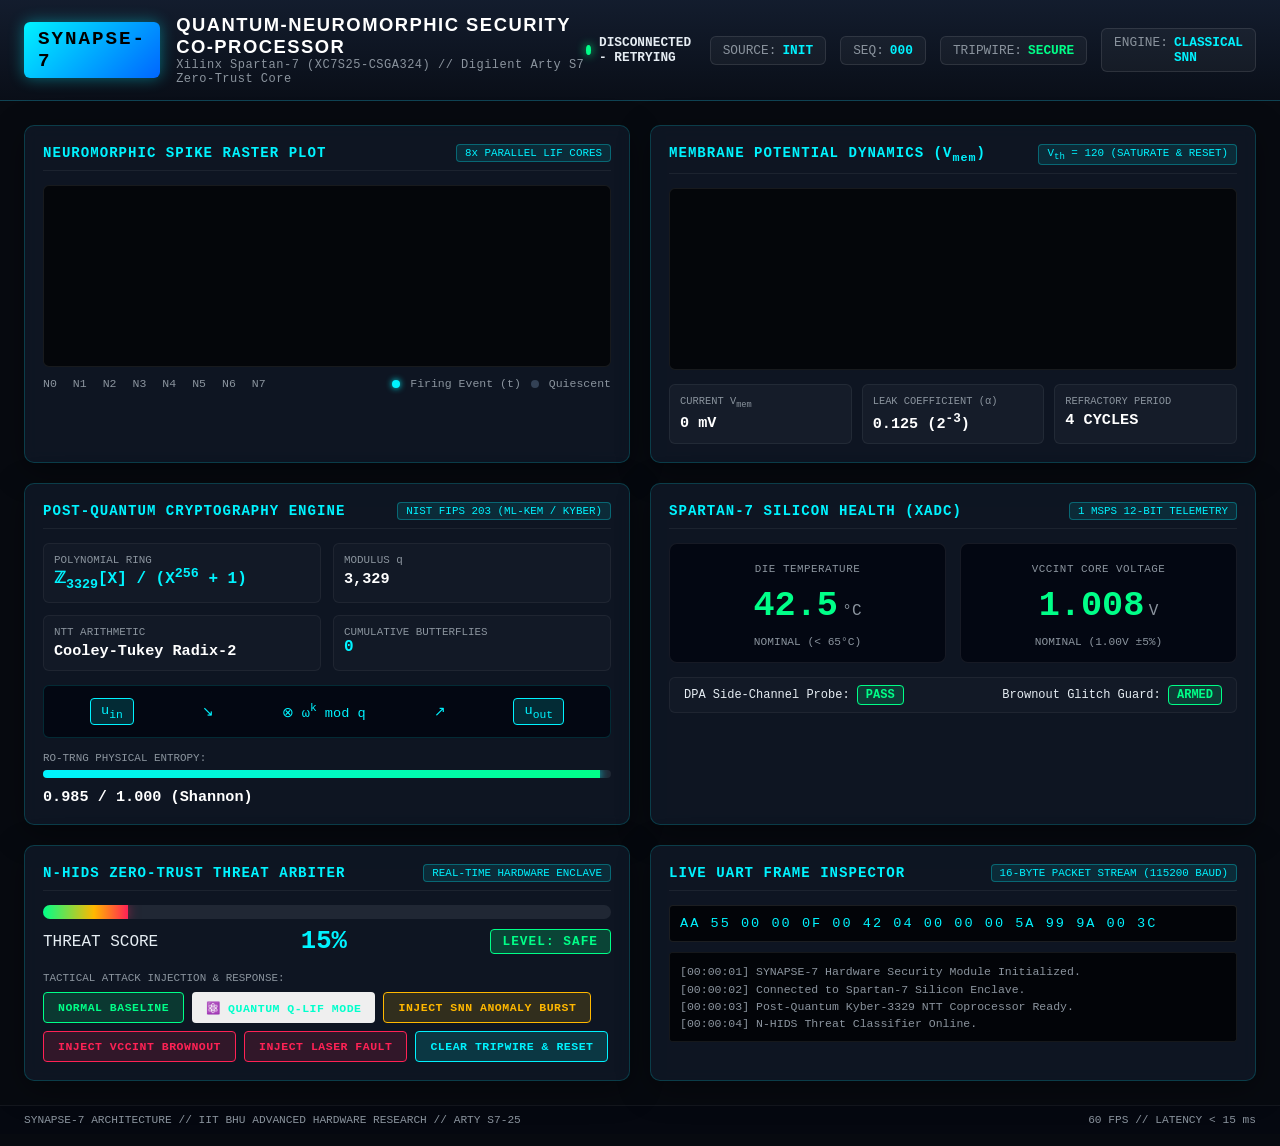
<file: visualizer/static/index.html>
<!DOCTYPE html>
<html lang="en">
<head>
    <meta charset="UTF-8">
    <meta name="viewport" content="width=device-width, initial-scale=1.0">
    <title>SYNAPSE-7 // Quantum-Neuromorphic Hardware Telemetry HUD</title>
    <link rel="stylesheet" href="css/dashboard.css">
</head>
<body>
    <!-- Top System Header Bar -->
    <header class="system-header">
        <div class="header-left">
            <div class="logo-badge">SYNAPSE-7</div>
            <div class="header-title">
                <h1>QUANTUM-NEUROMORPHIC SECURITY CO-PROCESSOR</h1>
                <p>Xilinx Spartan-7 (XC7S25-CSGA324) // Digilent Arty S7 Zero-Trust Core</p>
            </div>
        </div>
        <div class="header-right">
            <div class="status-indicator">
                <span class="pulse-dot active" id="conn-dot"></span>
                <span id="conn-status">CONNECTING...</span>
            </div>
            <div class="metric-chip">
                <span class="chip-label">SOURCE:</span>
                <span class="chip-val" id="source-val">INIT</span>
            </div>
            <div class="metric-chip">
                <span class="chip-label">SEQ:</span>
                <span class="chip-val" id="seq-val">000</span>
            </div>
            <div class="metric-chip">
                <span class="chip-label">TRIPWIRE:</span>
                <span class="chip-val trip-safe" id="tripwire-badge">SECURE</span>
            </div>
            <div class="metric-chip">
                <span class="chip-label">ENGINE:</span>
                <span class="chip-val" id="engine-badge" style="color: var(--accent-cyan);">CLASSICAL SNN</span>
            </div>
        </div>
    </header>

    <!-- Main Dashboard Grid -->
    <main class="dashboard-grid">
        
        <!-- Panel 1: SNN Spike Raster Matrix -->
        <section class="card raster-card">
            <div class="card-header">
                <h2>NEUROMORPHIC SPIKE RASTER PLOT</h2>
                <span class="tag">8x PARALLEL LIF CORES</span>
            </div>
            <div class="canvas-container">
                <canvas id="rasterCanvas" width="560" height="200"></canvas>
            </div>
            <div class="card-footer">
                <div class="channel-labels">
                    <span>N0</span><span>N1</span><span>N2</span><span>N3</span>
                    <span>N4</span><span>N5</span><span>N6</span><span>N7</span>
                </div>
                <div class="footer-legend">
                    <span class="legend-dot spike-color"></span> Firing Event (t)
                    <span class="legend-dot leak-color"></span> Quiescent
                </div>
            </div>
        </section>

        <!-- Panel 2: LIF Neuron 0 Membrane Potential -->
        <section class="card vmem-card">
            <div class="card-header">
                <h2>MEMBRANE POTENTIAL DYNAMICS (V<sub>mem</sub>)</h2>
                <span class="tag">V<sub>th</sub> = 120 (SATURATE & RESET)</span>
            </div>
            <div class="canvas-container">
                <canvas id="vmemCanvas" width="560" height="200"></canvas>
            </div>
            <div class="vmem-metrics">
                <div class="metric-box">
                    <span class="label">CURRENT V<sub>mem</sub></span>
                    <span class="value" id="vmem-val">0 mV</span>
                </div>
                <div class="metric-box">
                    <span class="label">LEAK COEFFICIENT (&alpha;)</span>
                    <span class="value">0.125 (2<sup>-3</sup>)</span>
                </div>
                <div class="metric-box">
                    <span class="label">REFRACTORY PERIOD</span>
                    <span class="value">4 CYCLES</span>
                </div>
            </div>
        </section>

        <!-- Panel 3: Post-Quantum NTT Accelerator -->
        <section class="card pqc-card">
            <div class="card-header">
                <h2>POST-QUANTUM CRYPTOGRAPHY ENGINE</h2>
                <span class="tag">NIST FIPS 203 (ML-KEM / KYBER)</span>
            </div>
            <div class="pqc-body">
                <div class="pqc-stats">
                    <div class="stat-group">
                        <span class="stat-label">POLYNOMIAL RING</span>
                        <span class="stat-highlight">&Zopf;<sub>3329</sub>[X] / (X<sup>256</sup> + 1)</span>
                    </div>
                    <div class="stat-group">
                        <span class="stat-label">MODULUS q</span>
                        <span class="stat-val">3,329</span>
                    </div>
                    <div class="stat-group">
                        <span class="stat-label">NTT ARITHMETIC</span>
                        <span class="stat-val">Cooley-Tukey Radix-2</span>
                    </div>
                    <div class="stat-group">
                        <span class="stat-label">CUMULATIVE BUTTERFLIES</span>
                        <span class="stat-highlight" id="pqc-cycles-val">0</span>
                    </div>
                </div>
                <div class="butterfly-visualizer">
                    <div class="butterfly-node">u<sub>in</sub></div>
                    <div class="butterfly-arrow">&searr;</div>
                    <div class="butterfly-mult">&otimes; &omega;<sup>k</sup> mod q</div>
                    <div class="butterfly-arrow">&nearr;</div>
                    <div class="butterfly-node">u<sub>out</sub></div>
                </div>
                <div class="pqc-entropy">
                    <span class="stat-label">RO-TRNG PHYSICAL ENTROPY:</span>
                    <div class="entropy-bar-track">
                        <div class="entropy-bar-fill" id="entropy-bar" style="width: 98%;"></div>
                    </div>
                    <span class="stat-val" id="entropy-val">0.985 / 1.000 (Shannon)</span>
                </div>
            </div>
        </section>

        <!-- Panel 4: Physical Silicon Health & Side-Channel Monitor -->
        <section class="card xadc-card">
            <div class="card-header">
                <h2>SPARTAN-7 SILICON HEALTH (XADC)</h2>
                <span class="tag">1 MSPS 12-BIT TELEMETRY</span>
            </div>
            <div class="xadc-grid">
                <div class="gauge-box">
                    <span class="gauge-title">DIE TEMPERATURE</span>
                    <div class="gauge-display" id="temp-gauge">
                        <span class="gauge-num" id="temp-val">42.5</span>
                        <span class="gauge-unit">&deg;C</span>
                    </div>
                    <div class="gauge-sub" id="temp-status">NOMINAL (< 65&deg;C)</div>
                </div>
                <div class="gauge-box">
                    <span class="gauge-title">VCCINT CORE VOLTAGE</span>
                    <div class="gauge-display" id="vcc-gauge">
                        <span class="gauge-num" id="vcc-val">1.008</span>
                        <span class="gauge-unit">V</span>
                    </div>
                    <div class="gauge-sub" id="vcc-status">NOMINAL (1.00V &plusmn;5%)</div>
                </div>
            </div>
            <div class="sidechannel-audit">
                <div class="audit-item">
                    <span>DPA Side-Channel Probe:</span>
                    <span class="badge badge-pass" id="dpa-badge">PASS</span>
                </div>
                <div class="audit-item">
                    <span>Brownout Glitch Guard:</span>
                    <span class="badge badge-pass" id="glitch-badge">ARMED</span>
                </div>
            </div>
        </section>

        <!-- Panel 5: N-HIDS Threat Arbiter & Tripwire Cockpit -->
        <section class="card threat-card">
            <div class="card-header">
                <h2>N-HIDS ZERO-TRUST THREAT ARBITER</h2>
                <span class="tag">REAL-TIME HARDWARE ENCLAVE</span>
            </div>
            <div class="threat-cockpit">
                <div class="threat-meter-container">
                    <div class="threat-meter-bar">
                        <div class="threat-meter-fill" id="threat-fill" style="width: 15%;"></div>
                    </div>
                    <div class="threat-score-box">
                        <span class="score-label">THREAT SCORE</span>
                        <span class="score-num" id="threat-score-val">15%</span>
                        <span class="threat-badge safe" id="threat-level-badge">LEVEL: SAFE</span>
                    </div>
                </div>

                <!-- Live Attack Emulation Triggers -->
                <div class="threat-controls">
                    <span class="control-legend">TACTICAL ATTACK INJECTION & RESPONSE:</span>
                    <div class="button-group">
                        <button class="btn btn-normal" onclick="setMode('NORMAL')">NORMAL BASELINE</button>
                        <button class="btn btn-quantum" onclick="setMode('QUANTUM_MODE')" style="border-color: #00ffcc; color: #00ffcc;">⚛️ QUANTUM Q-LIF MODE</button>
                        <button class="btn btn-attack" onclick="setMode('PACKET_BURST')">INJECT SNN ANOMALY BURST</button>
                        <button class="btn btn-glitch" onclick="setMode('VOLTAGE_GLITCH')">INJECT VCCINT BROWNOUT</button>
                        <button class="btn btn-laser"  onclick="setMode('THERMAL_FAULT')">INJECT LASER FAULT</button>
                        <button class="btn btn-reset"  onclick="clearTripwire()">CLEAR TRIPWIRE & RESET</button>
                    </div>
                </div>
            </div>
        </section>

        <!-- Panel 6: Live Hex Telemetry & Diagnostic Feed -->
        <section class="card diag-card">
            <div class="card-header">
                <h2>LIVE UART FRAME INSPECTOR</h2>
                <span class="tag">16-BYTE PACKET STREAM (115200 BAUD)</span>
            </div>
            <div class="diag-body">
                <div class="hex-dump" id="hexDump">
                    AA 55 00 00 0F 00 42 04 00 00 00 5A 99 9A 00 3C
                </div>
                <div class="diag-terminal" id="terminalLog">
                    [00:00:01] SYNAPSE-7 Hardware Security Module Initialized.<br>
                    [00:00:02] Connected to Spartan-7 Silicon Enclave.<br>
                    [00:00:03] Post-Quantum Kyber-3329 NTT Coprocessor Ready.<br>
                    [00:00:04] N-HIDS Threat Classifier Online.
                </div>
            </div>
        </section>

    </main>

    <footer class="system-footer">
        <div>SYNAPSE-7 ARCHITECTURE // IIT BHU ADVANCED HARDWARE RESEARCH // ARTY S7-25</div>
        <div id="fps-counter">60 FPS // LATENCY &lt; 15 ms</div>
    </footer>

    <script src="js/app.js"></script>
</body>
</html>
</file>
<file: visualizer/static/css/dashboard.css>
/* ==========================================================================
   SYNAPSE-7 HUD STYLING
   High-Tech Cyber-Defense & FPGA Telemetry Dashboard
   ========================================================================== */

:root {
    --bg-primary: #070a10;
    --bg-card: rgba(16, 24, 38, 0.85);
    --bg-card-border: rgba(0, 243, 255, 0.18);
    --text-primary: #e6edf3;
    --text-muted: #8b949e;
    --accent-cyan: #00f3ff;
    --accent-green: #00ff88;
    --accent-amber: #ffb800;
    --accent-red: #ff2255;
    --font-mono: 'Consolas', 'Fira Code', 'Roboto Mono', monospace;
}

* {
    box-sizing: border-box;
    margin: 0;
    padding: 0;
}

body {
    background-color: var(--bg-primary);
    color: var(--text-primary);
    font-family: -apple-system, BlinkMacSystemFont, 'Segoe UI', Roboto, Helvetica, Arial, sans-serif;
    min-height: 100vh;
    display: flex;
    flex-direction: column;
    overflow-x: hidden;
}

/* System Header */
.system-header {
    background: linear-gradient(180deg, rgba(20, 30, 48, 0.95) 0%, rgba(10, 15, 25, 0.95) 100%);
    border-bottom: 1px solid var(--bg-card-border);
    padding: 14px 24px;
    display: flex;
    justify-content: space-between;
    align-items: center;
    backdrop-filter: blur(10px);
}

.header-left {
    display: flex;
    align-items: center;
    gap: 16px;
}

.logo-badge {
    background: linear-gradient(135deg, #00f3ff 0%, #0066ff 100%);
    color: #000;
    font-family: var(--font-mono);
    font-weight: 900;
    font-size: 1.2rem;
    padding: 6px 14px;
    border-radius: 6px;
    letter-spacing: 2px;
    box-shadow: 0 0 15px rgba(0, 243, 255, 0.4);
}

.header-title h1 {
    font-size: 1.15rem;
    letter-spacing: 1.5px;
    color: #fff;
    font-weight: 700;
}

.header-title p {
    font-size: 0.75rem;
    color: var(--text-muted);
    font-family: var(--font-mono);
    letter-spacing: 0.5px;
}

.header-right {
    display: flex;
    align-items: center;
    gap: 14px;
}

.status-indicator {
    display: flex;
    align-items: center;
    gap: 8px;
    font-family: var(--font-mono);
    font-size: 0.8rem;
    font-weight: 600;
}

.pulse-dot {
    width: 10px;
    height: 10px;
    border-radius: 50%;
    background-color: var(--accent-green);
    box-shadow: 0 0 10px var(--accent-green);
    animation: pulse 1.5s infinite;
}

@keyframes pulse {
    0% { transform: scale(0.95); opacity: 0.7; }
    50% { transform: scale(1.2); opacity: 1; }
    100% { transform: scale(0.95); opacity: 0.7; }
}

.metric-chip {
    background: rgba(255, 255, 255, 0.04);
    border: 1px solid rgba(255, 255, 255, 0.1);
    padding: 6px 12px;
    border-radius: 6px;
    font-family: var(--font-mono);
    font-size: 0.8rem;
    display: flex;
    gap: 6px;
}

.chip-label {
    color: var(--text-muted);
}

.chip-val {
    color: var(--accent-cyan);
    font-weight: bold;
}

.trip-safe {
    color: var(--accent-green) !important;
}

.trip-danger {
    color: var(--accent-red) !important;
    text-shadow: 0 0 8px var(--accent-red);
}

/* Dashboard Grid */
.dashboard-grid {
    flex: 1;
    display: grid;
    grid-template-columns: repeat(auto-fit, minmax(460px, 1fr));
    gap: 20px;
    padding: 24px;
}

/* Glassmorphic Cards */
.card {
    background: var(--bg-card);
    border: 1px solid var(--bg-card-border);
    border-radius: 10px;
    padding: 18px;
    display: flex;
    flex-direction: column;
    box-shadow: 0 8px 32px rgba(0, 0, 0, 0.37);
    backdrop-filter: blur(8px);
    transition: border-color 0.2s ease;
}

.card:hover {
    border-color: rgba(0, 243, 255, 0.4);
}

.card-header {
    display: flex;
    justify-content: space-between;
    align-items: center;
    margin-bottom: 14px;
    border-bottom: 1px solid rgba(255, 255, 255, 0.06);
    padding-bottom: 8px;
}

.card-header h2 {
    font-size: 0.88rem;
    font-family: var(--font-mono);
    letter-spacing: 1px;
    color: var(--accent-cyan);
}

.tag {
    font-size: 0.68rem;
    font-family: var(--font-mono);
    background: rgba(0, 243, 255, 0.1);
    color: var(--accent-cyan);
    padding: 2px 8px;
    border-radius: 4px;
    border: 1px solid rgba(0, 243, 255, 0.3);
}

.canvas-container {
    background: #04060a;
    border-radius: 6px;
    border: 1px solid rgba(255, 255, 255, 0.08);
    overflow: hidden;
    position: relative;
}

canvas {
    width: 100%;
    height: 180px;
    display: block;
}

.card-footer {
    display: flex;
    justify-content: space-between;
    margin-top: 10px;
    font-family: var(--font-mono);
    font-size: 0.72rem;
    color: var(--text-muted);
}

.channel-labels {
    display: flex;
    gap: 16px;
}

.footer-legend {
    display: flex;
    align-items: center;
    gap: 10px;
}

.legend-dot {
    width: 8px;
    height: 8px;
    border-radius: 50%;
    display: inline-block;
}

.spike-color {
    background: var(--accent-cyan);
    box-shadow: 0 0 6px var(--accent-cyan);
}

.leak-color {
    background: #334155;
}

/* Vmem Metrics */
.vmem-metrics {
    display: grid;
    grid-template-columns: repeat(3, 1fr);
    gap: 10px;
    margin-top: 14px;
}

.metric-box {
    background: rgba(255, 255, 255, 0.03);
    border: 1px solid rgba(255, 255, 255, 0.06);
    padding: 10px;
    border-radius: 6px;
    display: flex;
    flex-direction: column;
}

.metric-box .label {
    font-size: 0.65rem;
    color: var(--text-muted);
    font-family: var(--font-mono);
}

.metric-box .value {
    font-size: 0.95rem;
    font-weight: bold;
    color: #fff;
    margin-top: 4px;
    font-family: var(--font-mono);
}

/* PQC Body */
.pqc-body {
    display: flex;
    flex-direction: column;
    gap: 14px;
}

.pqc-stats {
    display: grid;
    grid-template-columns: repeat(2, 1fr);
    gap: 12px;
}

.stat-group {
    background: rgba(255, 255, 255, 0.02);
    border: 1px solid rgba(255, 255, 255, 0.05);
    padding: 10px;
    border-radius: 6px;
    display: flex;
    flex-direction: column;
}

.stat-label {
    font-size: 0.68rem;
    color: var(--text-muted);
    font-family: var(--font-mono);
}

.stat-val {
    font-size: 0.95rem;
    font-weight: 600;
    margin-top: 4px;
    color: #fff;
    font-family: var(--font-mono);
}

.stat-highlight {
    font-size: 1rem;
    font-weight: bold;
    color: var(--accent-cyan);
    font-family: var(--font-mono);
}

.butterfly-visualizer {
    background: #030712;
    border: 1px solid rgba(0, 243, 255, 0.15);
    border-radius: 6px;
    padding: 12px;
    display: flex;
    justify-content: space-around;
    align-items: center;
    font-family: var(--font-mono);
    color: var(--accent-cyan);
    font-size: 0.85rem;
}

.butterfly-node {
    background: rgba(0, 243, 255, 0.15);
    padding: 4px 10px;
    border-radius: 4px;
    border: 1px solid var(--accent-cyan);
}

.pqc-entropy {
    display: flex;
    flex-direction: column;
    gap: 6px;
}

.entropy-bar-track {
    height: 8px;
    background: rgba(255, 255, 255, 0.08);
    border-radius: 4px;
    overflow: hidden;
}

.entropy-bar-fill {
    height: 100%;
    background: linear-gradient(90deg, #00f3ff, #00ff88);
    box-shadow: 0 0 10px var(--accent-cyan);
    transition: width 0.3s ease;
}

/* XADC Silicon Health */
.xadc-grid {
    display: grid;
    grid-template-columns: 1fr 1fr;
    gap: 14px;
    margin-bottom: 14px;
}

.gauge-box {
    background: #030712;
    border: 1px solid rgba(255, 255, 255, 0.08);
    border-radius: 8px;
    padding: 14px;
    text-align: center;
}

.gauge-title {
    font-size: 0.68rem;
    color: var(--text-muted);
    font-family: var(--font-mono);
    letter-spacing: 0.5px;
}

.gauge-display {
    margin: 10px 0;
}

.gauge-num {
    font-size: 2.2rem;
    font-family: var(--font-mono);
    font-weight: 900;
    color: var(--accent-green);
}

.gauge-unit {
    font-size: 1rem;
    color: var(--text-muted);
    font-family: var(--font-mono);
}

.gauge-sub {
    font-size: 0.7rem;
    font-family: var(--font-mono);
    color: var(--text-muted);
}

.sidechannel-audit {
    display: flex;
    justify-content: space-between;
    background: rgba(255, 255, 255, 0.02);
    border: 1px solid rgba(255, 255, 255, 0.05);
    padding: 10px 14px;
    border-radius: 6px;
    font-family: var(--font-mono);
    font-size: 0.75rem;
}

.badge {
    padding: 2px 8px;
    border-radius: 4px;
    font-weight: bold;
}

.badge-pass {
    background: rgba(0, 255, 136, 0.15);
    color: var(--accent-green);
    border: 1px solid var(--accent-green);
}

/* N-HIDS Threat Cockpit */
.threat-cockpit {
    display: flex;
    flex-direction: column;
    gap: 16px;
}

.threat-meter-container {
    display: flex;
    flex-direction: column;
    gap: 8px;
}

.threat-meter-bar {
    height: 14px;
    background: rgba(255, 255, 255, 0.08);
    border-radius: 7px;
    overflow: hidden;
    position: relative;
}

.threat-meter-fill {
    height: 100%;
    background: linear-gradient(90deg, var(--accent-green) 0%, var(--accent-amber) 60%, var(--accent-red) 100%);
    box-shadow: 0 0 12px rgba(255, 34, 85, 0.5);
    transition: width 0.3s cubic-bezier(0.4, 0, 0.2, 1);
}

.threat-score-box {
    display: flex;
    justify-content: space-between;
    align-items: center;
    font-family: var(--font-mono);
}

.score-num {
    font-size: 1.6rem;
    font-weight: 900;
    color: var(--accent-cyan);
}

.threat-badge {
    padding: 4px 12px;
    border-radius: 4px;
    font-weight: bold;
    font-size: 0.8rem;
    letter-spacing: 1px;
}

.threat-badge.safe {
    background: rgba(0, 255, 136, 0.2);
    color: var(--accent-green);
    border: 1px solid var(--accent-green);
}

.threat-badge.caution {
    background: rgba(255, 184, 0, 0.2);
    color: var(--accent-amber);
    border: 1px solid var(--accent-amber);
}

.threat-badge.critical {
    background: rgba(255, 34, 85, 0.3);
    color: var(--accent-red);
    border: 1px solid var(--accent-red);
    animation: pulse 0.8s infinite;
}

/* Controls */
.threat-controls {
    display: flex;
    flex-direction: column;
    gap: 8px;
}

.control-legend {
    font-size: 0.68rem;
    color: var(--text-muted);
    font-family: var(--font-mono);
}

.button-group {
    display: flex;
    flex-wrap: wrap;
    gap: 8px;
}

.btn {
    padding: 8px 14px;
    font-family: var(--font-mono);
    font-size: 0.72rem;
    font-weight: bold;
    border: none;
    border-radius: 4px;
    cursor: pointer;
    transition: all 0.2s ease;
    letter-spacing: 0.5px;
}

.btn-normal {
    background: rgba(0, 255, 136, 0.15);
    color: var(--accent-green);
    border: 1px solid var(--accent-green);
}

.btn-normal:hover {
    background: var(--accent-green);
    color: #000;
}

.btn-attack {
    background: rgba(255, 184, 0, 0.15);
    color: var(--accent-amber);
    border: 1px solid var(--accent-amber);
}

.btn-attack:hover {
    background: var(--accent-amber);
    color: #000;
}

.btn-glitch, .btn-laser {
    background: rgba(255, 34, 85, 0.15);
    color: var(--accent-red);
    border: 1px solid var(--accent-red);
}

.btn-glitch:hover, .btn-laser:hover {
    background: var(--accent-red);
    color: #fff;
    box-shadow: 0 0 10px var(--accent-red);
}

.btn-reset {
    background: rgba(0, 243, 255, 0.15);
    color: var(--accent-cyan);
    border: 1px solid var(--accent-cyan);
}

.btn-reset:hover {
    background: var(--accent-cyan);
    color: #000;
}

/* Diagnostic Feed */
.diag-body {
    display: flex;
    flex-direction: column;
    gap: 10px;
}

.hex-dump {
    background: #020408;
    border: 1px solid rgba(255, 255, 255, 0.1);
    border-radius: 4px;
    padding: 10px;
    font-family: var(--font-mono);
    font-size: 0.85rem;
    color: var(--accent-cyan);
    letter-spacing: 2px;
}

.diag-terminal {
    background: #020408;
    border: 1px solid rgba(255, 255, 255, 0.08);
    border-radius: 4px;
    padding: 10px;
    font-family: var(--font-mono);
    font-size: 0.72rem;
    color: var(--text-muted);
    height: 90px;
    overflow-y: auto;
    line-height: 1.5;
}

/* System Footer */
.system-footer {
    background: #050810;
    border-top: 1px solid rgba(255, 255, 255, 0.06);
    padding: 8px 24px;
    font-family: var(--font-mono);
    font-size: 0.7rem;
    color: var(--text-muted);
    display: flex;
    justify-content: space-between;
}
</file>
